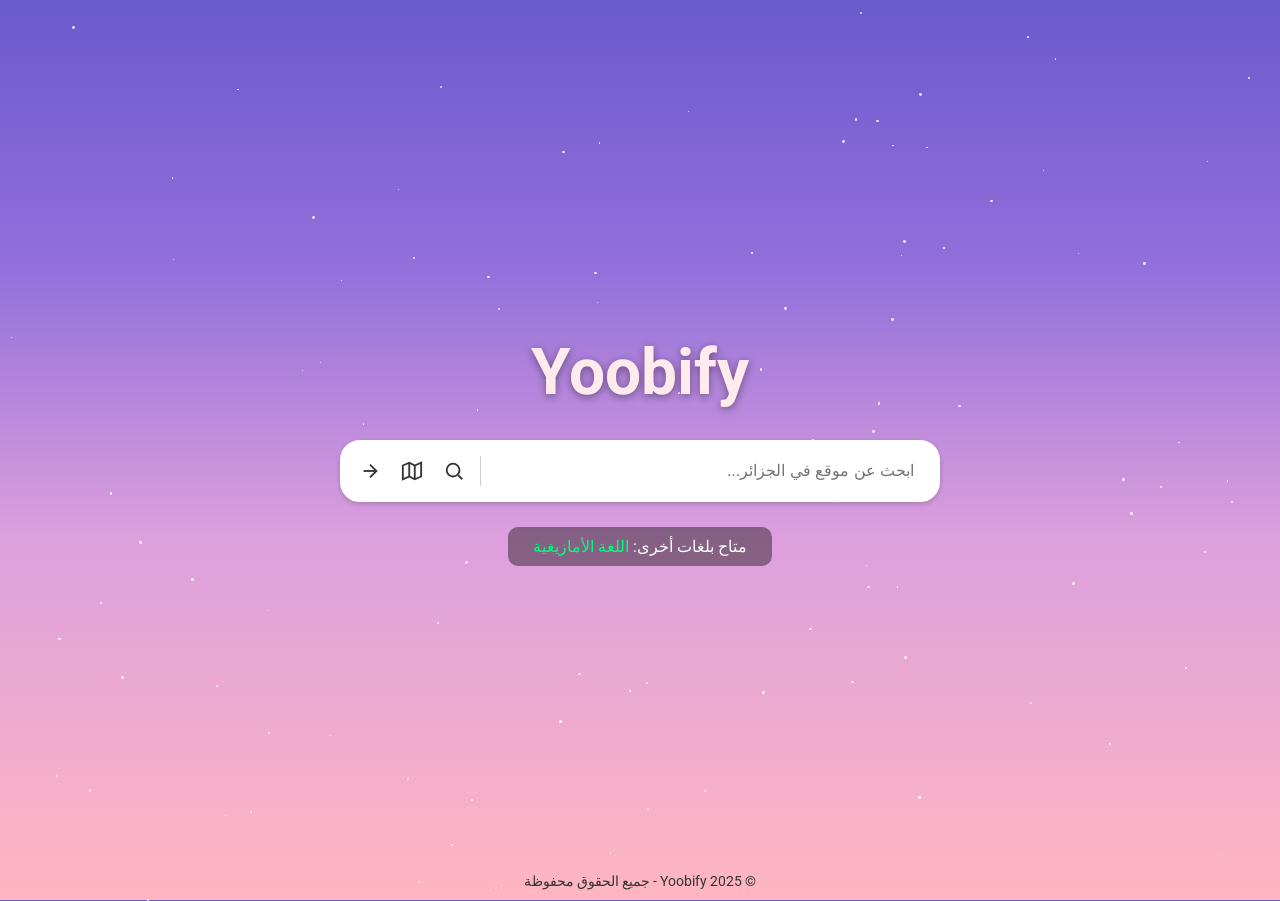
<file: index.html>
<!DOCTYPE html>
<html lang="ar" dir="rtl">
<head>
  <meta charset="UTF-8" />
  <meta name="viewport" content="width=device-width, initial-scale=1.0"/>
  <title>Yoobify - خريطة الجزائر</title>

  <!-- تغيير لون رأس المتصفح -->
  <meta name="theme-color" content="#6a5acd" />
  <meta name="msapplication-navbutton-color" content="#6a5acd" />
  <meta name="apple-mobile-web-app-status-bar-style" content="black-translucent" />

  <link href="https://fonts.googleapis.com/css2?family=Roboto:wght@700&display=swap" rel="stylesheet"/>
  <style>
    * {
      box-sizing: border-box;
    }

    body {
      margin: 0;
      padding: 0;
      font-family: 'Roboto', sans-serif;
      color: #fff;
      display: flex;
      flex-direction: column;
      align-items: center;
      justify-content: center;
      min-height: 100vh;
      overflow: hidden;
      background: linear-gradient(to top, #ffb6c1 0%, #dda0dd 40%, #9370db 70%, #6a5acd 100%);
      position: relative;
    }

    .logo {
      font-size: 4rem;
      font-weight: 700;
      color: #ffebee;
      text-shadow: 0 2px 8px rgba(0,0,0,0.4);
      margin-bottom: 30px;
      text-align: center;
    }

    .search-bar {
      display: flex;
      align-items: center;
      justify-content: space-between;
      border: 2px solid #fff;
      border-radius: 20px;
      padding: 8px 12px;
      background-color: #fff;
      width: 100%;
      max-width: 600px;
      box-shadow: 0 2px 5px rgba(0,0,0,0.2);
      flex-wrap: wrap;
      z-index: 2;
    }

    .input-container {
      display: flex;
      align-items: center;
      flex: 1;
      min-width: 180px;
    }

    .input-container input {
      flex: 1;
      border: none;
      outline: none;
      padding: 12px;
      font-size: 1rem;
      background: transparent;
      color: #000;
    }

    .clear-btn {
      font-size: 1.3rem;
      background: none;
      border: none;
      color: #999;
      cursor: pointer;
      margin-right: 8px;
      display: none;
    }

    .clear-btn:hover {
      color: #333;
    }

    .vertical-line {
      width: 1px;
      height: 30px;
      background-color: #ccc;
      margin: 0 10px;
    }

    .icon-buttons {
      display: flex;
      flex-direction: row;
      gap: 10px;
      flex-shrink: 0;
    }

    .icon-btn {
      background: none;
      border: none;
      cursor: pointer;
      padding: 5px;
      display: flex;
      align-items: center;
      justify-content: center;
    }

    .icon-btn svg {
      width: 22px;
      height: 22px;
      stroke: #333;
      stroke-width: 2;
      fill: none;
      transition: stroke 0.3s;
    }

    .icon-btn:hover svg {
      stroke: #000;
    }

    .language {
      margin-top: 25px;
      font-size: 1rem;
      z-index: 2;
      background-color: rgba(0, 0, 0, 0.4);
      padding: 10px 25px;
      border-radius: 10px;
      color: #ffffff;
      text-align: center;
    }

    .language a {
      color: #00ff7b;
      text-decoration: none;
      font-weight: 500;
    }

    .language a:hover {
      text-decoration: underline;
    }

    .footer {
      position: fixed;
      bottom: 10px;
      font-size: 0.9rem;
      color: #333;
      z-index: 2;
      text-align: center;
    }

    .star {
      position: absolute;
      width: 2px;
      height: 2px;
      background: white;
      border-radius: 50%;
      opacity: 0.8;
      animation: twinkle 3s infinite alternate;
    }

    @keyframes twinkle {
      0% { opacity: 0.2; transform: scale(0.5); }
      50% { opacity: 1; transform: scale(1.2); }
      100% { opacity: 0.3; transform: scale(0.7); }
    }

    .snowflake {
      position: fixed;
      top: -10px;
      color: white;
      font-size: 1.5em;
      user-select: none;
      pointer-events: none;
      animation-name: fall;
      animation-timing-function: linear;
      z-index: 1;
    }

    @keyframes fall {
      0% { transform: translateY(0) rotate(0deg); opacity: 1; }
      100% { transform: translateY(100vh) rotate(360deg); opacity: 0.8; }
    }

    /* 📱 Responsiveness */
    @media (max-width: 600px) {
      .logo {
        font-size: 3rem;
      }

      .search-bar {
        flex-direction: column;
        align-items: stretch;
        border-radius: 20px;
        padding: 10px;
        max-width: 90%;
      }

      .vertical-line {
        display: none;
      }

      .icon-buttons {
        justify-content: space-around;
        margin-top: 10px;
        width: 100%;
      }

      .language {
        font-size: 0.9rem;
        padding: 8px 16px;
      }
    }
  </style>
</head>
<body>
  <div class="logo">Yoobify</div>

  <div class="search-bar">
    <div class="input-container">
      <input id="searchInput" type="text" placeholder="ابحث عن موقع في الجزائر...">
      <button id="clearBtn" class="clear-btn" onclick="clearSearch()" title="حذف">×</button>
    </div>
    <div class="vertical-line"></div>
    <div class="icon-buttons">
      <button class="icon-btn" title="بحث">
        <svg viewBox="0 0 24 24">
          <circle cx="11" cy="11" r="7"/>
          <line x1="16.65" y1="16.65" x2="21" y2="21"/>
        </svg>
      </button>
      <button class="icon-btn" title="خريطة">
        <svg viewBox="0 0 24 24">
          <polygon points="2 6 9 3 15 6 22 3 22 18 15 21 9 18 2 21 2 6"/>
          <line x1="9" y1="3" x2="9" y2="18"/>
          <line x1="15" y1="6" x2="15" y2="21"/>
        </svg>
      </button>
      <button class="icon-btn" title="إرسال">
        <svg viewBox="0 0 24 24">
          <line x1="5" y1="12" x2="19" y2="12"/>
          <polyline points="12 5 19 12 12 19"/>
        </svg>
      </button>
    </div>
  </div>

  <div class="language">
    متاح بلغات أخرى: <a href="#">اللغة الأمازيغية</a>
  </div>

  <div class="footer">
    © 2025 Yoobify - جميع الحقوق محفوظة
  </div>

  <script>
    const input = document.getElementById('searchInput');
    const clearBtn = document.getElementById('clearBtn');

    input.addEventListener('input', () => {
      clearBtn.style.display = input.value.trim() ? 'inline' : 'none';
    });

    function clearSearch() {
      input.value = '';
      clearBtn.style.display = 'none';
      input.focus();
    }

    // الثلوج
    function createSnowflake() {
      const snowflake = document.createElement("div");
      snowflake.classList.add("snowflake");
      snowflake.textContent = "                        ";
      snowflake.style.left = Math.random() * window.innerWidth + "px";
      snowflake.style.fontSize = (Math.random() * 15 + 10) + "px";
      const duration = (Math.random() * 6 + 6) + "s";
      snowflake.style.animationDuration = duration;
      document.body.appendChild(snowflake);
      setTimeout(() => snowflake.remove(), parseFloat(duration) * 1000);
    }
    setInterval(createSnowflake, 200);

    // النجوم
    function createStar() {
      const star = document.createElement("div");
      star.classList.add("star");
      star.style.left = Math.random() * window.innerWidth + "px";
      star.style.top = Math.random() * window.innerHeight + "px";
      const size = (Math.random() * 2 + 1) + "px";
      star.style.width = size;
      star.style.height = size;
      document.body.appendChild(star);
    }
    for (let i = 0; i < 100; i++) {
      createStar();
    }
  </script>
</body>
</html>
</file>
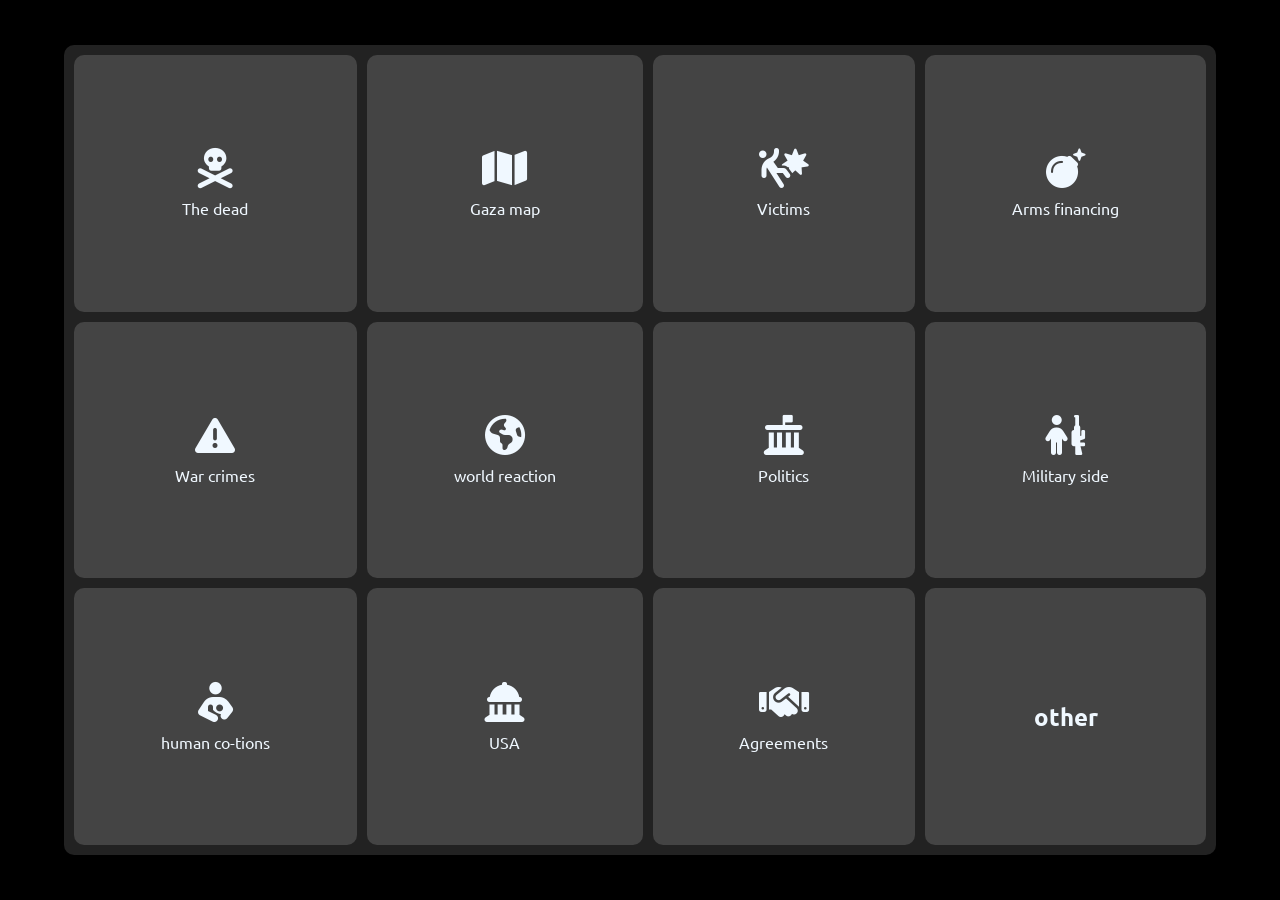
<file: indexx.html>
<!DOCTYPE html>
<html lang="en">
<head>
    <meta name="theme-color" content="#ff0000" />
    <meta charset="UTF-8">
    <link rel="stylesheet" href="https://cdnjs.cloudflare.com/ajax/libs/font-awesome/6.7.2/css/all.min.css" integrity="sha512-Evv84Mr4kqVGRNSgIGL/F/aIDqQb7xQ2vcrdIwxfjThSH8CSR7PBEakCr51Ck+w+/U6swU2Im1vVX0SVk9ABhg==" crossorigin="anonymous" referrerpolicy="no-referrer" />
    <link rel="stylesheet" href="stylee.css">
    <meta name="viewport" content="width=device-width, initial-scale=1.0">
    <title>Document</title>
</head>
<body translate="no">
    <div class="continer">
        <div class="item item1"><i class="fa-solid fa-skull-crossbones"></i><span>The dead</span></div>
        <div class="item item1"><i class="fa-solid fa-map"></i><span>Gaza map</span></div>
        <div class="item item1"><i class="fa-solid fa-person-falling-burst"></i><span>Victims</span></div>
        <div class="item item1"><i class="fa-solid fa-bomb"></i><span>Arms financing</span></div>
        <div class="item item1"><i class="fa-solid fa-triangle-exclamation"></i><span>War crimes</span></div>
        <div class="item item1"><i class="fa-solid fa-earth-americas"></i><span>world reaction</span></div>
        <div class="item item1"><i class="fa-solid fa-landmark-flag"></i><span>Politics</span></div>
        <div class="item item1"><i class="fa-solid fa-child-combatant"></i><span>Military side</span></div>
        <div class="item item1"><i class="fa-solid fa-person-breastfeeding"></i><span>human co-tions</span></div>
        <div class="item item1"><i class="fa-solid fa-landmark-dome"></i><span>USA</span></div>
        <div class="item item1"><i class="fa-solid fa-handshake"></i><span>Agreements</span></div>
        <div class="item item1"><h2>other</h2></div>
    </div>
</body>
</html>
</file>
<file: stylee.css>
@import url("https://fonts.googleapis.com/css2?family=Ubuntu:ital,wght@0,300;0,400;0,500;0,700;1,300;1,400;1,500;1,700&family=Yanone+Kaffeesatz:wght@200..700&display=swap");
*{
    padding: 0;
    margin: 0;
    box-sizing: border-box;
}
body{
   display: flex; 
   justify-content: center;
   align-items: center;
   height: 100vh;
   background-color: black;
   font-family:Ubuntu ;
}
.continer{
    color: aliceblue;
    width: 90%;
    height: 90%;
    display: grid;
    gap: 10px;
    grid-template-columns: auto auto auto auto;
    background-color: #222;
    padding: 10px;
    border-radius: 10px;
}
.item{
    background-color:#444;
    border-radius: 10px;
    display: flex;
    flex-direction: column;
    gap: 10px;
    justify-content: center;
    align-items: center;
}
.fa-solid{
    font-size: 40px;
}
.item:hover{
    background-color:#ff1919;
    color: #222;
    transition: 1s;
    
}
@media(max-width:700px){
    .continer{
        color: aliceblue;
        width: 90%;
    height: 90%;
        display: grid;
        gap: 10px;
        grid-template-columns: auto auto;
        background-color: #222;
        padding: 10px;
    }
}
</file>
